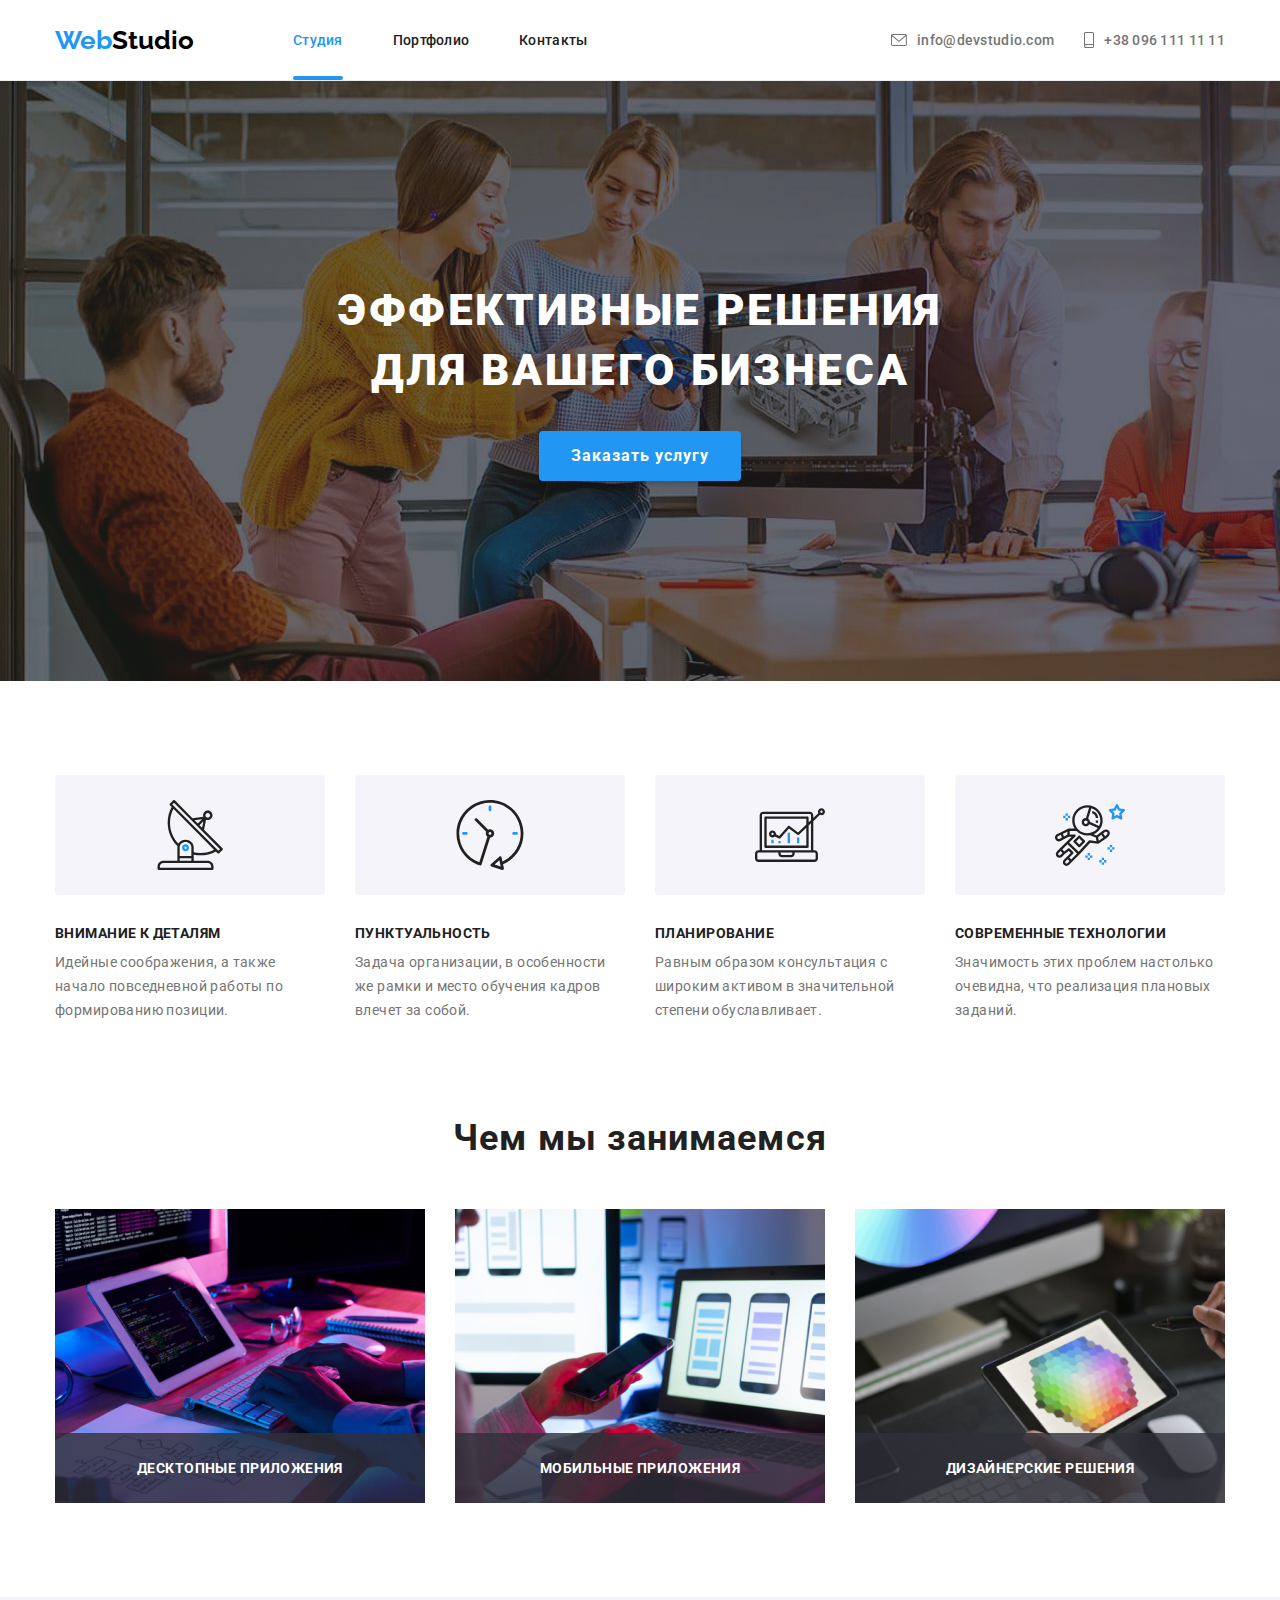
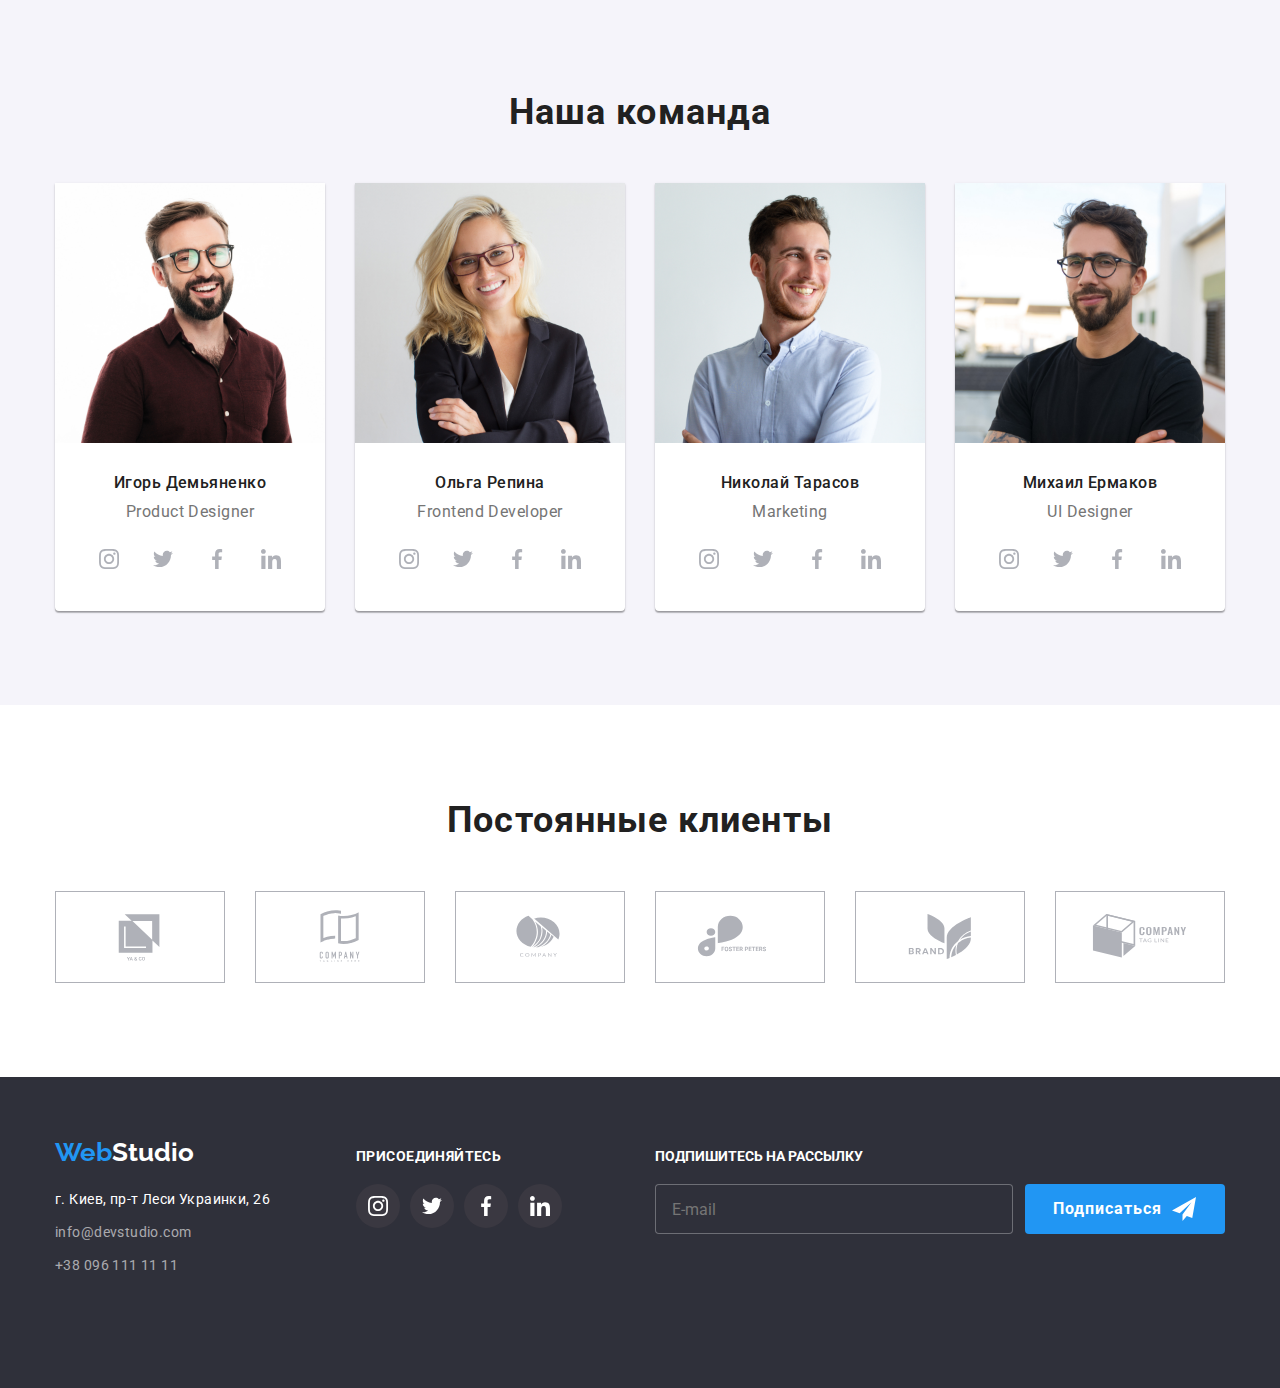
<file: index.html>
<!DOCTYPE html>
 <html lang="en">
 <head>
    <meta charset="UTF-8">
    <meta http-equiv="X-UA-Compatible" content="IE=edge">
    <meta name="viewport" content="width=device-width, initial-scale=1.0">
    <title>Document</title>  
    <link rel="stylesheet" href="https://cdnjs.cloudflare.com/ajax/libs/modern-normalize/1.1.0/modern-normalize.min.css">
    <link rel="preconnect" href="https://fonts.gstatic.com">
    <link href="https://fonts.googleapis.com/css2?family=Raleway:wght@700&family=Roboto:wght@400;500;700;900&display=swap" rel="stylesheet">
   
    <!-- <link rel="stylesheet" href="./css/styles.css"> -->
    <link rel="stylesheet" href="./css/main.min.css">
</head > 
<body>
  <header class="header">                       
    <div class="conteiner">
        <nav class="sait-nav"> 
              <a href="./index.html" class="sait-nav__logo"><span class="sait-nav__logo--web">Web</span>Studio</a>                 
          <ul class="sait-nav__navigation">
              <li>
                  <a href="./index.html" class="sait-nav--active link">Студия</a>
              </li>                 
              <li>
                  <a href="./portfolio.html" class="sait-nav__link link">Портфолио</a>
              </li>
              <li>
                  <a href="" class="sait-nav__link link">Контакты</a>
              </li>
          </ul>
        </nav> 
          <ul class="sait-nav__contacts">
              <li >                                      
                    <a href="mailto:info@devstudio.com" class="sait-nav__mail link" >
                    <svg class="sait-nav__icon--mail">
                    <use href="./images/icon/sprite.svg#icon-mail"></use>
                  </svg>
                    info@devstudio.com</a>
              </li>
              <li>
                    <a href="tel:+380961111111" class="sait-nav__phone link" >
                    <svg class="sait-nav__icon--phone">
                    <use href="./images/icon/sprite.svg#icon-phone"></use>
                    </svg>
                    +38 096 111 11 11</a>                   
              </li>
          </ul>                
      </div>    
  </header>
      <main>        
          <!-- Герой -->
          <section class="hero">
              <div class="conteiner">                              
              <h1 class="hero__title">Эффективные решения  для вашего бизнеса</h1>
              <button data-modal-open  class="hero__but" type="button">Заказать услугу</button>            
              </div>                     
          </section>  
                <!-- Особенности -->               
          <section class="feature">
              <div class="conteiner">
              <!-- <h2></h2> -->            
              <ul class="feature__columns">               
                  <li>
                    <div class="gpoup">
                      <svg class="group__icon">
                        <use href="./images/icon/sprite.svg#icon-group1" ></use>
                      </svg>
                    </div>
                      <h3 class="feature__title">Внимание к деталям</h3>
                      <p class="feature__text">Идейные  соображения, а также начало повседневной работы по формированию позиции.</p>
                  </li>
                  <li>
                    <div class="gpoup">
                      <svg class="group__icon">
                        <use href="./images/icon/sprite.svg#icon-group2" ></use>
                      </svg>
                    </div>
                      <h3 class="feature__title">Пунктуальность</h3>
                      <p class="feature__text">Задача организации, в особенности же рамки и место обучения кадров влечет за собой.</p>
                  </li>
                  <li>
                    <div class="gpoup">
                      <svg class="group__icon">
                        <use href="./images/icon/sprite.svg#icon-group3" ></use>
                      </svg>
                    </div>
                      <h3 class="feature__title">Планирование</h3>
                      <p class="feature__text" >Равным образом консультация с широким активом в значительной степени обуславливает.</p>
                  </li>
                  <li>
                    <div class="gpoup">
                      <svg class="group__icon">
                        <use href="./images/icon/sprite.svg#icon-group4" ></use>
                      </svg>
                    </div>
                      <h3 class="feature__title">Современные технологии</h3>
                      <p class="feature__text">Значимость этих проблем настолько очевидна, что реализация плановых заданий.</p>
                  </li>                
              </ul> 
              </div>                    
          </section>
          <!-- Чем занимаемся -->
          <section class="work">  
              <div class="conteiner">          
              <h2 class="work__title">Чем мы занимаемся</h2>                       
              <ul class="work__list">
                  <li>
                    <div class="work__box">
                      <img src="./images/box1.jpg" alt="планирование" width="370">
                      <div class="work__case">
                        <h3 class="work__text">Десктопные приложения</h3>
                      </div>
                    </div>
                  </li>
                  <li>
                    <div class="work__box">
                      <img src="./images/box2.jpg" alt="современные технологии" width="370">
                      <div class="work__case">
                      <h3 class="work__text">Мобильные приложения</h3>
                      </div>
                    </div>
                  </li>
                  <li> 
                    <div class="work__box">        
                      <img src="./images/box3.jpg" alt="дизайн" width="370">
                      <div class="work__case">
                      <h3 class="work__text">Дизайнерские решения</h3>
                      </div>
                    </div>
                  </li>
              </ul> 
              </div>                      
          </section>
          <!-- Команда -->
          <section class="team"> 
              <div class="conteiner">           
              <h2 class="team__title">Наша команда</h2>                        
              <ul class="team__list">
                  <li class="team__scorecard">                   
                      <img src="./images/foto1.jpg" alt="участник команды 1" width="270">
                      <div class="team__conteiner">                    
                      <h3 class="team__member">Игорь Демьяненко</h3>
                      <p class="team__text">Product Designer</p>
                      <ul class="social">
                      <li class="social__card">
                        <a href="#" class="social__ref">
                          <svg class="social__icon">
                            <use href="./images/icon/sprite.svg#icon-instagram"></use>
                          </svg>
                          </a>
                        </li>
                        <li class="social__card">
                          <a href="#" class="social__ref">
                          <svg class="social__icon">
                            <use href="./images/icon/sprite.svg#icon-twitter"></use>
                          </svg>    
                          </a>
                        </li>
                        <li class="social__card">
                          <a href="#" class="social__ref">
                          <svg class="social__icon">
                            <use href="./images/icon/sprite.svg#icon-facebook"></use>
                          </svg>    
                          </a>
                        </li>
                        <li class="social__card">
                          <a href="#" class="social__ref">
                          <svg class="social__icon">
                            <use href="./images/icon/sprite.svg#icon-linkedin"></use>
                          </svg>
                          </a>
                        </li>
                      </ul> 
                    </div>      
                </li>
                <li class="team__scorecard"> 
                      <img src="./images/foto2.jpg" alt="участник команды 2" width="270">
                      <div class="team__conteiner"> 
                      <h3 class="team__member">Ольга Репина</h3> 
                      <p class="team__text"> Frontend Developer</p>
                      <ul class="social">
                        <li class="social__card">
                          <a href="#" class="social__ref">
                          <svg class="social__icon">
                            <use href="./images/icon/sprite.svg#icon-instagram"></use>
                          </svg>
                        </a>
                      </li>
                      <li class="social__card">
                        <a href="#" class="social__ref">
                          <svg class="social__icon">
                            <use href="./images/icon/sprite.svg#icon-twitter"></use>
                          </svg>    
                        </a>
                      </li>
                      <li class="social__card">
                        <a href="#" class="social__ref">
                          <svg class="social__icon">
                            <use href="./images/icon/sprite.svg#icon-facebook"></use>
                          </svg>    
                        </a>
                      </li>
                      <li class="social__card">
                        <a href="#" class="social__ref">
                          <svg class="social__icon">
                            <use href="./images/icon/sprite.svg#icon-linkedin"></use>
                          </svg>
                        </a>
                      </li>
                    </ul> 
                  </div>                  
                  </li>
                  <li class="team__scorecard"> 
                      <img src="./images/foto3.jpg" alt="участник команды 3" width="270">
                      <div class="team__conteiner"> 
                      <h3 class="team__member">Николай Тарасов</h3>
                      <p class="team__text">Marketing</p>
                      <ul class="social">
                        <li class="social__card">
                        <a href="#" class="social__ref">
                          <svg class="social__icon">
                            <use href="./images/icon/sprite.svg#icon-instagram"></use>
                          </svg>
                        </a>
                      </li>
                      <li class="social__card">
                        <a href="#" class="social__ref">
                          <svg class="social__icon">
                            <use href="./images/icon/sprite.svg#icon-twitter"></use>
                          </svg>    
                        </a>
                      </li>
                      <li class="social__card">
                        <a href="#" class="social__ref">
                          <svg class="social__icon">
                            <use href="./images/icon/sprite.svg#icon-facebook"></use>
                          </svg>    
                        </a>
                      </li>
                      <li class="social__card">
                        <a href="#" class="social__ref">
                          <svg class="social__icon">
                            <use href="./images/icon/sprite.svg#icon-linkedin"></use>
                          </svg>
                        </a>
                      </li>
                    </ul>
                  </div>   
                  </li>
                  <li class="team__scorecard"> 
                      <img src="./images/foto4.jpg" alt="участник команды 4" width="270">
                      <div class="team__conteiner"> 
                      <h3 class="team__member">Михаил Ермаков</h3>
                      <p class="team__text">UI Designer</p>
                      <ul class="social">
                        <li class="social__card">
                          <a href="#" class="social__ref">
                          <svg class="social__icon">
                            <use href="./images/icon/sprite.svg#icon-instagram"></use>
                          </svg>
                        </a>
                      </li>
                      <li class="social__card">
                        <a href="#" class="social__ref">
                          <svg class="social__icon">
                            <use href="./images/icon/sprite.svg#icon-twitter"></use>
                          </svg>    
                        </a>
                      </li>
                      <li class="social__card">
                        <a href="#" class="social__ref">
                          <svg class="social__icon">
                            <use href="./images/icon/sprite.svg#icon-facebook"></use>
                          </svg>    
                        </a>
                      </li>
                      <li class="social__card">
                        <a href="#" class="social__ref">
                          <svg class="social__icon">
                            <use href="./images/icon/sprite.svg#icon-linkedin"></use>
                          </svg>
                        </a>
                      </li>
                    </ul>
                  </div> 
                  </li>
              </ul> 
              </div>                          
          </section>
          <!-- Постоянные клиенты -->
          <section class="client">
                <div class="conteiner">                 
                  <h2 class="client__title">Постоянные клиенты</h2>
                  <ul class="client-list">
                    <li class="client-list__company">
                    <a href="#" class="client-list__link">
                        <svg class="client-list__icon">
                          <use href="./images/icon/sprite.svg#icon-company1"></use>
                        </svg>
                    </a>
                    </li>
                    <li class="client-list__company">
                      <a href="#" class="client-list__link">
                        <svg class="client-list__icon">
                          <use href="./images/icon/sprite.svg#icon-company2"></use>
                        </svg>
                    </a>
                    </li>
                    <li class="client-list__company">
                      <a href="#" class="client-list__link">
                        <svg class="client-list__icon">
                          <use href="./images/icon/sprite.svg#icon-company3"></use>
                        </svg>
                    </a>
                    </li>
                    <li class="client-list__company">
                      <a href="#" class="client-list__link">
                        <svg class="client-list__icon">
                          <use href="./images/icon/sprite.svg#icon-company4"></use>
                        </svg>
                    </a>
                    </li>
                    <li class="client-list__company">
                      <a href="#" class="client-list__link">
                        <svg class="client-list__icon">
                          <use href="./images/icon/sprite.svg#icon-company5"></use>
                        </svg>
                    </a>
                    </li> 
                    <li class="client-list__company">
                      <a href="#" class="client-list__link">
                        <svg class="client-list__icon">
                          <use href="./images/icon/sprite.svg#icon-company6"></use>
                        </svg>
                    </a>
                    </li>                
                  </ul>                 
                <!-- </div>            -->
                </div>
              </section>
      </main>
      <!-- Контакты --> 
      <footer class="footer"> 
      <div class="conteiner">
        <div class="footer-nav">       
        <a href="./index.html" class="footer-nav__logo"><span class="footer-nav__logo--web">Web</span>Studio</a>                             
          <address class="footer-nav__address"> 
              <a href="" class="footer-nav__contacts"> г. Киев, пр-т Леси Украинки, 26</a>
          </address> 
        <ul class="footer-nav__link">
          <li class="footer-nav__list">
            <a href="mail:info@devstudio.com" class="footer-nav__mail link">info@devstudio.com</a>
          </li>
          <li class="footer-nav__list">
            <a href="tel:+380961111111" class="footer-nav__phone link">+38 096 111 11 11</a>
          </li>
        </ul>       
        </div>
          <div class="footer-join">   
            <h3 class="footer-join__title">присоединяйтесь</h3>
            <ul class="socialy">
              <li class="socialy__list">            
              <a href="#" class="socialy__svg">
              <svg class="social__icon">
                <use href="./images/icon/sprite.svg#icon-instagram"></use>
              </svg>
              </a>          
              </li>
              <li class="socialy__list"> 
              <a href="#" class="socialy__svg">
              <svg class="social__icon">
                <use href="./images/icon/sprite.svg#icon-twitter"></use>
              </svg>  
              </a>
              </li>
              <li class="socialy__list"> 
              <a href="#" class="socialy__svg">
              <svg class="social__icon">
                <use href="./images/icon/sprite.svg#icon-facebook"></use>
              </svg>  
              </a>
              </li>
              <li class="socialy__list"> 
              <a href="#" class="socialy__svg">               
                <svg class="social__icon">
                <use href="./images/icon/sprite.svg#icon-linkedin"></use>
              </svg> 
            </a>
              </li>
            </ul>         
          </div>         
            <div class="subscribe">
              <h3 class="subscribe__title">Подпишитесь на рассылку</h3>             
              <form>
                <label class="subscribe__label">
                <input type="email" name="email" class="subscribe__email" placeholder="E-mail">
                <button type="submit" class="subscribe__btn">Подписаться
                  <svg class="subscribe__icon">
                  <use href="./images/icon/sprite.svg#icon-send"></use>
                </svg> 
                </button>
              </label> 
              </form>
              </div>          
      </div>                
    </footer>
      



   
   <div class="modal is-hidden" data-modal>
   <div class="modal__content">
      <button data-modal-close class="modal__tape">        
      <svg class="modal__tape--close">
        <use href="./images/icon/sprite.svg#icon-close"></use>
      </svg>    
       </button>
       <form class="modal__form">
         <p class="modal__title">Оставьте свои данные, мы вам перезвоним</p> 
        <div class="modal__group">
          <label for="name" class="modal__label">Имя</label>
          <input type="text" name="name-user" id="name" class="modal__input"/>
         
           <svg class="modal__icon">
            <use href="./images/icon/sprite.svg#icon-person"></use>
          </svg>                                          
       </div>
       <div class="modal__group">
        <label for="phone"class="modal__label" >Телефон</label>
        <input type="tel" name="phone" id="phone" class="modal__input" />
        <svg class="modal__icon">
         <use href="./images/icon/symbol-defs.svg#icon-phone"></use>
       </svg> 
        </div>
        <div class="modal__group">
          <label for="name" class="modal__label">Имя</label>
          <input type="text" name="name-user" id="name" class="modal__input"/>
          <svg class="modal__icon">
            <use href="./images/icon/sprite.svg#icon-email_black"></use>
          </svg>                                         
       </div>
       <div class="modal__group">
        <label for="comment" class="modal__label">Комментарий</label>
        <textarea name="comment" id="comment" class="modal__textarea" placeholder="Введите текст"></textarea>
        </div>
        <div class="modal__polisy">        
           <label class="modal__consent" > <input type="checkbox" class="modal__checkbox" name="policy"/> 
           <span class="modal__icon--check"> </span> 
           Соглашаюсь с рассылкой и принимаю&ensp;   
          <a href="#" class="modal__contract">Условия договора</a></label>
          </div > 
          <div class="modal__button--wrapper">
          <button type="submit" class="modal__btn">Отправить</button>
          </div>    
       </form>
        
   </div>
  </div>  
   
  <script src="./js/modal.js" type="module"></script>
 </body> 
 </html>
</file>
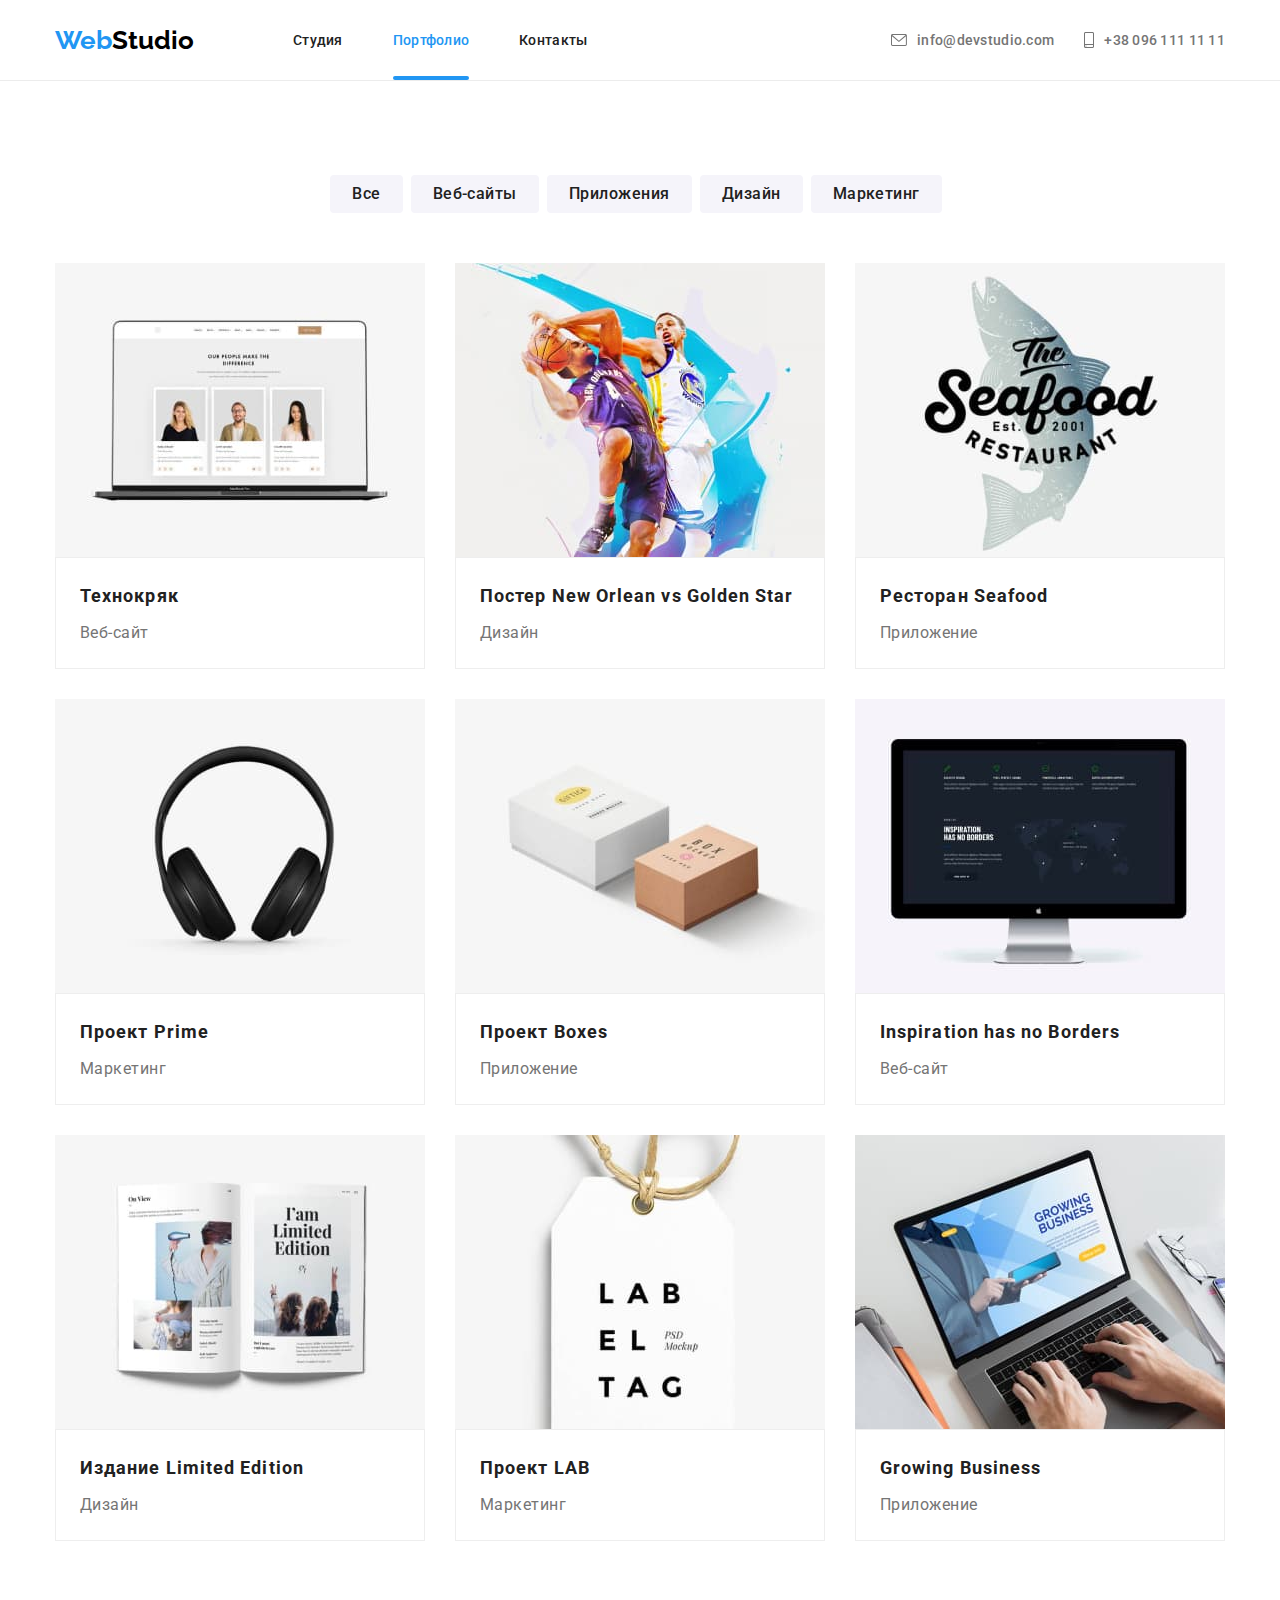
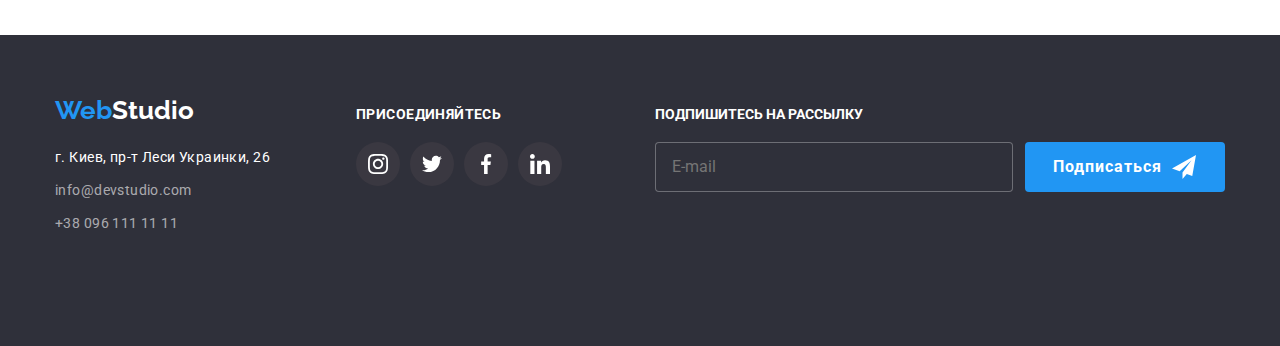
<file: portfolio.html>
<!DOCTYPE html>
<html lang="en">
<head>
    <meta charset="UTF-8">
    <meta http-equiv="X-UA-Compatible" content="IE=edge">
    <meta name="viewport" content="width=device-width, initial-scale=1.0">
    <title>Document</title> 
    <link rel="stylesheet" href="https://cdnjs.cloudflare.com/ajax/libs/modern-normalize/1.1.0/modern-normalize.min.css"> 
    <link rel="preconnect" href="https://fonts.gstatic.com">
    <link href="https://fonts.googleapis.com/css2?family=Raleway:wght@700&family=Roboto:wght@400;500;700;900&display=swap" rel="stylesheet">
  
    <!-- <link rel="stylesheet" href="./css/styles.css"> -->
    <link rel="stylesheet" href="./css/main.min.css">
</head>
<body>
   <!-- header -->
   <header class="header">                       
      <div class="conteiner">
          <nav class="sait-nav"> 
                <a href="./index.html" class="sait-nav__logo"><span class="sait-nav__logo--web">Web</span>Studio</a>                 
            <ul class="sait-nav__navigation">
                <li>
                    <a href="./index.html" class="sait-nav__link link">Студия</a>
                </li>                 
                <li>
                    <a href="./portfolio.html" class="sait-nav--active link">Портфолио</a>
                </li>
                <li>
                    <a href="" class="sait-nav__link link">Контакты</a>
                </li>
            </ul>
          </nav> 
            <ul class="sait-nav__contacts">
                <li >                                      
                      <a href="mailto:info@devstudio.com" class="sait-nav__mail link" >
                      <svg class="sait-nav__icon--mail">
                      <use href="./images/icon/sprite.svg#icon-mail"></use>
                    </svg>
                      info@devstudio.com</a>
                </li>
                <li>
                      <a href="tel:+380961111111" class="sait-nav__phone link" >
                      <svg class="sait-nav__icon--phone">
                      <use href="./images/icon/sprite.svg#icon-phone"></use>
                      </svg>
                      +38 096 111 11 11</a>                   
                </li>
            </ul>                
        </div>    
    </header>
<main>
      <!-- Выбор проектов -->
      <section class="portfolio">
         <div class="conteiner">
         <!-- <h2></h2> -->
            <ul class="portfolio__filter">
               <li>
                  <button type="button" class="portfolio__btn ">Все</button>
               </li>
               <li>
                  <button type="button" class="portfolio__btn">Веб-сайты</button>
               </li>
               <li>
                  <button type="button" class="portfolio__btn">Приложения</button>
               </li>
               <li>
                  <button type="button"class="portfolio__btn" >Дизайн</button>
               </li>
               <li>
                  <button type="button" class="portfolio__btn">Маркетинг</button>
               </li>
            </ul> 
         </div>  
         <!-- <h2></h2> -->
         <div class="conteiner">
         <ul class="project">
               <li class="projekt__choice">                
                   <div class="card"> 
                  <article class="card__activ">                                     
                     <div class="card__thumb"> 
                        <img src="./images/project1.jpg" alt="проект 1" width="370">
                        <div class="card__box">
                           <p class="card__text">Технокряк это современная площадка распространения коронавируса. Компании используют эту платформу для цифрового шпионажа и атак на защищённые сервера конкурентов. Технокряк это современная площадка распространения коронавируса. Компании используют эту платформу для цифрового шпионажа и атак на защищённые сервера конкурентов.</p>
                        </div>  
                     </div>                                               
                  <div class="content">                                   
                     <h3 class="content__item">Технокряк</h3>
                     <p class="content__text">Веб-сайт</p>                                   
                  </div> 
                  </article>                
                </div>
                  </li>
                  <li class="projekt__choice">
                  <div class="card">
                  <article class="card__activ">                  
                     <div class="card__thumb">
                        <img src="./images/project2.jpg" alt="проект2" width="370">
                        <div class="card__box">
                           <p class="card__text">Технокряк это современная площадка распространения коронавируса. Компании используют эту платформу для цифрового шпионажа и атак на защищённые сервера конкурентов. Технокряк это современная площадка распространения коронавируса. Компании используют эту платформу для цифрового шпионажа и атак на защищённые сервера конкурентов.</p>
                        </div>
                     </div>                  
                  <div class="content">                                   
                     <h3 class="content__item">Постер New Orlean vs Golden Star</h3>
                     <p class="content__text">Дизайн</p>                                 
                  </div> 
                  </article>
               </div>
                  </li>
                  <li class="projekt__choice">
                  <div class="card">
                  <article class="card__activ">                  
                     <div class="card__thumb">
                        <img src="./images/project3.jpg" alt="проект3" width="370">
                        <div class="card__box">
                           <p class="card__text">Технокряк это современная площадка распространения коронавируса. Компании используют эту платформу для цифрового шпионажа и атак на защищённые сервера конкурентов. Технокряк это современная площадка распространения коронавируса. Компании используют эту платформу для цифрового шпионажа и атак на защищённые сервера конкурентов.</p>
                        </div>
                     </div>                  
                  <div class="content">                                   
                     <h3 class="content__item">Ресторан Seafood</h3>
                     <p class="content__text">Приложение</p>                             
                  </div> 
                  </article>
               </div>
               </li>
                  <li class="projekt__choice">
                  <div class="card">
                  <article class="card__activ">                 
                     <div class="card__thumb">
                        <img src="./images/project4.jpg" alt="проект4" width="370">
                        <div class="card__box">
                           <p class="card__text">Технокряк это современная площадка распространения коронавируса. Компании используют эту платформу для цифрового шпионажа и атак на защищённые сервера конкурентов. Технокряк это современная площадка распространения коронавируса. Компании используют эту платформу для цифрового шпионажа и атак на защищённые сервера конкурентов.</p>
                        </div>
                     </div>                  
                  <div class="content">                                   
                  <h3 class="content__item" >Проект Prime</h3>
                  <p class="content__text">Маркетинг</p>                     
                  </div> 
                  </article>
               </div>
               </li>
                  <li class="projekt__choice">
                   <div class="card"> 
                  <article class="card__activ">                  
                     <div class="card__thumb">
                        <img src="./images/project5.jpg" alt="проект5" width="370">
                        <div class="card__box">
                           <p class="card__text">Технокряк это современная площадка распространения коронавируса. Компании используют эту платформу для цифрового шпионажа и атак на защищённые сервера конкурентов. Технокряк это современная площадка распространения коронавируса. Компании используют эту платформу для цифрового шпионажа и атак на защищённые сервера конкурентов.</p>
                        </div>
                     </div>                 
                  <div class="content">                                   
                  <h3 class="content__item">Проект Boxes</h3>
                  <p class="content__text">Приложение</p>               
                  </div> 
                  </article>
               </div>
               </li>
                  <li class="projekt__choice">
                  <div class="card">
                  <article class="card__activ">                   
                     <div class="card__thumb">
                        <img src="./images/project6.jpg" alt="проект6" width="370">
                        <div class="card__box">
                           <p class="card__text">Технокряк это современная площадка распространения коронавируса. Компании используют эту платформу для цифрового шпионажа и атак на защищённые сервера конкурентов. Технокряк это современная площадка распространения коронавируса. Компании используют эту платформу для цифрового шпионажа и атак на защищённые сервера конкурентов.</p>
                        </div>
                     </div>                  
                  <div class="content">                                   
                  <h3 class="content__item">Inspiration has no Borders</h3>
                  <p class="content__text">Веб-сайт</p>         
                  </div> 
                  </article>
               </div>
               </li>
                  <li class="projekt__choice">
               <div class="card">
                  <article class="card__activ">                   
                     <div class="card__thumb">
                        <img src="./images/project7.jpg" alt="проект7" width="370">
                        <div class="card__box">
                           <p class="card__text">Технокряк это современная площадка распространения коронавируса. Компании используют эту платформу для цифрового шпионажа и атак на защищённые сервера конкурентов. Технокряк это современная площадка распространения коронавируса. Компании используют эту платформу для цифрового шпионажа и атак на защищённые сервера конкурентов.</p>
                        </div>
                     </div>                 
                  <div class="content">                                   
                     <h3 class="content__item">Издание Limited Edition</h3>
                     <p class="content__text">Дизайн</p>    
                  </div> 
                  </article>
               </div>
               </li>
                  <li class="projekt__choice">
                  <div class="card">
                  <article class="card__activ">                  
                     <div class="card__thumb">
                        <img src="./images/project8.jpg" alt="проект8" width="370">
                        <div class="card__box">
                           <p class="card__text">Технокряк это современная площадка распространения коронавируса. Компании используют эту платформу для цифрового шпионажа и атак на защищённые сервера конкурентов. Технокряк это современная площадка распространения коронавируса. Компании используют эту платформу для цифрового шпионажа и атак на защищённые сервера конкурентов.</p>
                        </div>
                     </div>                 
                  <div class="content">                                   
                     <h3 class="content__item">Проект LAB</h3>
                     <p class="content__text">Маркетинг</p>
                  </div> 
                  </article>
               </div>
               </li>
                  <li class="projekt__choice">
                <div class="card">
                  <article class="card__activ">                 
                     <div class="card__thumb">
                        <img src="./images/project9.jpg" alt="проект9" width="370">
                        <div class="card__box">
                           <p class="card__text">Технокряк это современная площадка распространения коронавируса. Компании используют эту платформу для цифрового шпионажа и атак на защищённые сервера конкурентов. Технокряк это современная площадка распространения коронавируса. Компании используют эту платформу для цифрового шпионажа и атак на защищённые сервера конкурентов.</p>
                        </div>
                     </div>                 
                  <div class="content">                                   
                  <h3 class="content__item">Growing Business</h3>
                  <p class="content__text" >Приложение</p>
                  </div>  
               </article>
            </div>
            </li>                  
         </ul>
         </div>
      
      </section>
</main>
   <!-- Контакты -->
   <footer class="footer"> 
      <div class="conteiner">
        <div class="footer-nav">       
        <a href="./index.html" class="footer-nav__logo"><span class="footer-nav__logo--web">Web</span>Studio</a>                             
          <address class="footer-nav__address"> 
              <a href="" class="footer-nav__contacts"> г. Киев, пр-т Леси Украинки, 26</a>
          </address> 
        <ul class="footer-nav__link">
          <li class="footer-nav__list">
            <a href="mail:info@devstudio.com" class="footer-nav__mail link">info@devstudio.com</a>
          </li>
          <li class="footer-nav__list">
            <a href="tel:+380961111111" class="footer-nav__phone link">+38 096 111 11 11</a>
          </li>
        </ul>       
        </div>
          <div class="footer-join">   
            <h3 class="footer-join__title">присоединяйтесь</h3>
            <ul class="socialy">
              <li class="socialy__list">            
              <a href="#" class="socialy__svg">
              <svg class="social__icon">
                <use href="./images/icon/sprite.svg#icon-instagram"></use>
              </svg>
              </a>          
              </li>
              <li class="socialy__list"> 
              <a href="#" class="socialy__svg">
              <svg class="social__icon">
                <use href="./images/icon/sprite.svg#icon-twitter"></use>
              </svg>  
              </a>
              </li>
              <li class="socialy__list"> 
              <a href="#" class="socialy__svg">
              <svg class="social__icon">
                <use href="./images/icon/sprite.svg#icon-facebook"></use>
              </svg>  
              </a>
              </li>
              <li class="socialy__list"> 
              <a href="#" class="socialy__svg">               
                <svg class="social__icon">
                <use href="./images/icon/sprite.svg#icon-linkedin"></use>
              </svg> 
            </a>
              </li>
            </ul>         
          </div>         
            <div class="subscribe">
              <h3 class="subscribe__title">Подпишитесь на рассылку</h3>             
              <form>
                <label class="subscribe__label">
                <input type="email" name="email" class="subscribe__email" placeholder="E-mail">
                <button type="submit" class="subscribe__btn">Подписаться
                  <svg class="subscribe__icon">
                  <use href="./images/icon/sprite.svg#icon-send"></use>
                </svg> 
                </button>
              </label> 
              </form>
              </div>          
      </div>                
    </footer>
</body>
</html>
</file>
<file: css/styles.css>
:root{
  --main-color-headers: #212121;
  --main-text-color:  #757575;
  --white-color: #FFFFFF;
  --team-filter-btn-bg: #F5F4FA; 
  --color-button-logo: #2196F3;
  --hero-footer-background: #2f303a; 
  --footer-phone-mail: rgba(255, 255, 255, 0.6);
  --color-studio: black;
  --card-content-border:  #EEEEEE;
  --company-social-color: #AFB1B8;
  --box-shadow-btn: rgba(0, 0, 0, 0.15);
  --border-bottom-header: #ECECEC;
  --work-case: rgba(47, 48, 58, 0.8);
  --team-scorecard-box-shadow1: rgba(0, 0, 0, 0.12);
  --team-scorecard-box-shadow2: rgba(0, 0, 0, 0.14);
  --team-scorecard-box-shadow3: rgba(0, 0, 0, 0.2);
  --subscribe-email-border: rgba(255, 255, 255, 0.3);
  --subscribe-email-shadow: rgba(0, 0, 0, 0.15) ;
  --gradient-hero1: rgba(48, 58, 47, 0.4);
  --gradient-hero2: rgba(47, 48, 58, 0.4);
  --client-list-link: #AFB1B8;
  --border-modal-input: rgba(33, 33, 33, 0.2); 
  --modal-icon-fill: #212121;
  --modal-textarea-outline: rgba(33, 33, 33, 0.2);
  --portfolio-btn-shadow1: rgba(0, 0, 0, 0.1);
  --portfolio-btn-shadow2: rgba(0, 0, 0, 0.08);
  --portfolio-btn-shadow3: rgba(0, 0, 0, 0.12);
  --card-activ-shadow1: rgba(0, 0, 0, 0.12);
  --card-activ-shadow2: rgba(0, 0, 0, 0.06);
  --card-activ-shadow3: rgba(0, 0, 0, 0.16);
  --card-box-bgr: rgba(33, 150, 243, 0.9);
  --modal-bgr: rgba(0, 0, 0, 0.2);
  --modal-tape-border: rgba(0, 0, 0, 0.1);
  --subscribe-email-bgr: #2F303A;
  --socialy-svg-bgr: rgba(153, 129, 129, 0.1);
  --group-bgr: #F5F4FA;
  --font-size-text: 14px;
  --letter-spacing-text: 0.03em;
  --font-size-btn: 16px;
  --letter-spacing-btn: 0.06em;
  --font-weight-bold: bold;
  --font-style-normal: normal;
      }       
  
 .html {
      box-sizing: border-box;
 }
 *,*::before,*::after{
      box-sizing: inherit;
 }
 *{
      margin: 0;
      padding: 0;
      list-style: none;      
 }
 /* свойства контейнера */
 .conteiner{  
      box-sizing: border-box;      
      width: 1200px;
      margin: 0 auto;
      padding: 0 15px;      
 }
 /* свойства body */
 body {       
      font-family: Roboto;
      font-style: var(--font-style-normal);
      background-color: var(--white-color);
      color: var(--main-text-color);
 } 
 /* свойства для все ссылок */
 a{
     color:inherit;
     text-decoration: none;            
     font-family: inherit; 
 }
 address{
      font-style: inherit;
 }
 .link{ 
     padding-top: 32px;
     padding-bottom: 32px;     
      font-style: var(--font-style-normal);
      font-weight: 500;
      font-size: var(--font-size-text);
      line-height: 1.143;
      letter-spacing: 0.02em;
      color: var(--main-color-headers);
      transition:  color 250ms cubic-bezier(0.4, 0, 0.2, 1);
 }
 .link:hover, 
 .link:focus{
     color: var(--color-button-logo);
 }   
 /* свойства картинок */
 img{
      display: block;
      max-width: 100%;
      height: auto;
 } 
 /* навигация */
   .sait-nav {  
      display: flex;
       align-items: center;                           
 }   
 .header{
     border-bottom: 1px solid var(--border-bottom-header);
 }  
 .header .conteiner{
      display: flex;
      align-items: center;
 }
  .sait-nav__navigation{
       display: flex; 
       align-items: center;      
       margin-left: 93px;
 }
 /* Logo */ 
 .sait-nav__logo
  {
     font-family: Raleway;
     font-weight: var(--font-weight-bold);
     font-size: 26px;
     line-height: 1.192;    
     text-decoration: none;
     color: var(--color-studio); 
     width: 145px;     
}
.sait-nav__logo--web,
.footer-nav__logo--web{
     color: var(--color-button-logo);
} 
 .sait-nav__navigation li:not(:last-child){
      margin-right: 50px;
 }
 .sait-nav__link--active {
      position: relative;
     color: var(--color-button-logo);
 }
 .sait-nav__link--active::after{
      position: absolute;
      bottom: 0;
     display: block;
     content: "";
     width: 100%;
     height: 4px;
     background-color: var(--color-button-logo);
     border-radius: 2px;
      opacity: 1;  
     transition:  opacity 250ms cubic-bezier(0.4, 0, 0.2, 1);
 } 
    .sait-nav__link--active:hover::after{      
        opacity: 1; 
       background-color: var(--color-button-logo);
 }  
 .sait-nav__contacts{
      display: flex;
      align-items: center;     
       margin-left: auto;     
 }
  .sait-nav__contacts li:not(:last-child){
      margin-right: 30px; } 
 
 .sait-nav__mail,
 .sait-nav__phone{
      display: flex;
      align-items: center;      
      font-weight: 500;
      font-size: var(--font-size-text);
      line-height: 1.142;
      letter-spacing: 0.02em; 
      color: var(--main-text-color);       
 }
 .sait-nav__icon--mail{
     fill: currentColor;
     width: 16px;
     height: 12px;
     margin-right: 10px;    
 }     
 .sait-nav__icon--phone {
      width: 10px;
      height: 16px; 
      fill: currentColor;
      margin-right: 10px;
 }
 .sait-nav__icon:hover,
 .sait-nav__icon:focus{
    fill: var(--color-button-logo) ;          
 }  
 
 /* Hero section class="hero"*/     
  .hero{ 
      background-size: cover;     
      padding-bottom: 200px;
      padding-top: 200px;  
      max-width: 1600px;
      max-height: 600px;
      margin-left: auto;
      margin-right: auto;
      background-image:linear-gradient(to right, var(--gradient-hero1),var(--gradient-hero2)), url(../images/hero.jpg);
       background-color: var(--hero-footer-background);
 }         
 .hero__title{ 
      font-weight: 900;
      font-size: 44px;
      line-height: 1.363;
      width: 696px;      
      text-align: center;
      letter-spacing: 0.06em;
      text-transform: uppercase;
      color: var(--white-color);
      margin: 0 auto; 
      margin-bottom: 30px;                     
 }
 /* кнопка Заказать услугу */
 .hero__but{ 
      margin: 0 auto;
      font-family: Roboto;
      font-style: var(--font-style-normal);
      font-weight: bold;
      font-size: var(--font-size-btn);
      line-height: 1.875;
      padding: 10px 32px; 
      display: flex;
      align-items: center;
      text-align: center;
      letter-spacing: var(--letter-spacing-btn);
      background: var(--color-button-logo); 
      color: var(--white-color);
      box-shadow: 0px 4px 4px var(--box-shadow-btn);
      border-radius: 4px;
      border: none;
      cursor: pointer;
 }   
 /* особенности  section class="feature-group"*/
  
 .feature{
      padding-top: 94px;
 }
 .group__icon{
     width: 70px;
     height: 70px;
}
 .gpoup{
     display: inline-flex; 
     justify-content: center;
     align-items: center; 
     width: 270px;
     height: 120px;
     background: var(--group-bgr);
      border-radius: 4px;
      margin-bottom: 30px;
} 

 .feature__columns li:not(:last-child){
      margin-right: 30px;
 }  
 .feature__columns{
     display: flex;
 }
 .feature__title{
      font-weight: var(--font-weight-bold);
      font-size: var(--font-size-text);
      line-height: 1.172;
      letter-spacing: var(--letter-spacing-text);
      text-transform: uppercase;
      color: var(--main-color-headers);
      margin-bottom: 10px;
 }
 .feature__text{
      width: 270px;
      font-weight: normal;
      font-size: var(--font-size-text);
      line-height: 1.714; 
      letter-spacing: var(--letter-spacing-text); 
 }
 /* Чем занимаемся */
 .work{
     background: var(--feature-portfolio-work-bg); 
     padding-bottom: 94px; 
     padding-top: 94px; 
}
.work__title,
.team__title,
.client__title{
     font-weight: var(--font-weight-bold);
     font-size: 36px;
     line-height: 1.167;
     text-align: center;
     letter-spacing: var(--letter-spacing-text);
     color: var(--main-color-headers);
     margin-bottom: 50px;
} 
  .work__list{
     display: flex;
     justify-content: space-between;
 }  
 .work__box{
     position: relative; 
 }
 .work__case{
      position: absolute;
      display: flex; 
      justify-content: center;  
      align-items: center;
      bottom: 0;        
      width: 100%;
      height: 70px;
      background: var(--work-case);
  } 
 .work__text{
     font-weight: var(--font-weight-bold);
     font-size: var(--font-size-text);
     line-height: 1.143;
     text-align: center;
     letter-spacing: var(--letter-spacing-text);
     text-transform: uppercase;
     color: var(--white-color);
 }
 
  /* Команда */
  .team{     
      background: var(--team-filter-btn-bg);
      padding-top: 94px;
       padding-bottom: 94px; 
 }
 .team__list {
      display: flex;
      justify-content: space-between;
 } 
 .team__conteiner{
      padding: 30px 32px;
 }
 .social__card:not(:last-child){
     margin-right: 10px;
}
  .team__scorecard{
     background: var(--white-color);             
     box-shadow: 0px 1px 3px var(--team-scorecard-box-shadow1), 0px 1px 1px var(--team-scorecard-box-shadow2), 0px 2px 1px var(--team-scorecard-box-shadow3);
     border-radius: 0px 0px 4px 4px;     
 }
 .team__member{
      font-weight: 500;
      font-size: 16px;
      line-height: 1.188;       
      letter-spacing: var(--letter-spacing-text);    
      color: var(--main-color-headers);
      text-align: center;     
 }
 .team__text{
      font-weight: normal;
      font-size: 16px;
      line-height: 1.187;
      letter-spacing: var(--letter-spacing-text);
      text-align: center;     
      margin-top: 10px;    
 }
 .social{      
       margin-top: 16px;       
      display: flex;
      justify-content: center;   
 }
   .social__card{      
     display: flex;
     justify-content: center;
     align-items: center;     
}   
 .social__ref{
      display: inline-flex;
     justify-content: center;
     align-items: center;      
     fill: var(--company-social-color);   
     width: 44px;
     height: 44px;   
     border-radius: 50%;
     transition: background-color 250ms cubic-bezier(0.4, 0, 0.2, 1), fill 250ms cubic-bezier(0.4, 0, 0.2, 1);
 }
 .social__ref:hover,
 .social__ref:focus{
     fill: var(--white-color);
      background-color:var(--color-button-logo) ;  
 }  

 /* Постоянные клиенты */
  .client{       
      padding-top: 94px;
      padding-bottom: 94px; } 
  
 .client-list__icon{
     width: 106px;
     height: 60px;
     align-items: center;
     border: none;    
}
   .client-list  {
      display: flex;
      justify-content: space-between;
      align-items: center;
 }
 .client-list__link:hover,
 .client-list__link:focus{
     fill: var(--color-button-logo);
     border: 1px solid var(--color-button-logo);
 }
 .client-list__link{
       display: flex;
      justify-content: center;
      align-items: center; 
      fill: var(--company-social-color);
      width: 170px;
      height: 92px;
      border: 1px solid var(--client-list-link);
      outline: none;
      transition: border 250ms cubic-bezier(0.4, 0, 0.2, 1), fill 250ms cubic-bezier(0.4, 0, 0.2, 1);
 }
    .client-list__company:not(:last-child){
      margin-right: 30px; 
 }
        
      /* Контакты footer class="footer"*/
.footer-nav__logo{
      font-family: Raleway;
      font-weight: var(--font-weight-bold);
      font-size: 26px;
      line-height: 1.192;    
      text-decoration: none;    
      width: 145px;   
      color: var(--white-color); 
}   
 .footer .conteiner{ 
      display: flex;  
      align-items: baseline;     
      padding-top: 60px;
      padding-bottom: 60px;        
 }
 .footer{
     background: var(--hero-footer-background); 
 } 
  .footer-nav{
      display: flex;
      flex-direction: column;
      width: 231px; 
      margin-right: 70px;
 } 
 .footer-nav__mail{
     font-weight: normal;
      font-size: var(--font-size-text);
      line-height: 1.714;
      letter-spacing: var(--letter-spacing-text);
      color:  var(--footer-phone-mail);     
 }
 .footer-nav__phone{
      font-weight: normal;
      font-size: var(--font-size-text);
      line-height: 1.714;
      letter-spacing: var(--letter-spacing-text);
      color:  var(--footer-phone-mail);       
 }  
.footer-nav__address{
      margin-top: 20px;
 }  
 .footer-nav__contacts {  
      font-weight: normal;
      font-size: var(--font-size-text);
      line-height: 1.714;     
      letter-spacing: var(--letter-spacing-text); 
      color: var(--white-color);         
 }
 .footer-nav__list{
 margin-top: 9px;
 } 
 /* Присоединяйтесь */
   .footer-join{
     display: flex;
    justify-content: center;  
    flex-direction: column; 
 } 
 .footer-join__title{
      text-transform: uppercase;
      color: var(--white-color);
      font-weight: var(--font-weight-bold);
      font-size: var(--font-size-text);
      line-height: 1.142;             
      letter-spacing: var(--letter-spacing-text);
      margin-bottom: 20px;
 } 
 .social__icon{     
     width: 20px;
     height: 20px;    
}
 .socialy {
    display: flex;
    justify-content: center;
    align-items: center;
    margin-bottom: 100px;    
 }
.socialy__svg:hover,
.socialy__svg:focus{
     fill: var(--white-color);
     background-color:var(--color-button-logo) ;  
} 
.socialy__list:not(:last-child){
     margin-right: 10px;
}
.socialy__svg{
      display: inline-flex;
      justify-content: center;
      align-items: center; 
      background-color: var(--socialy-svg-bgr);
      fill: var(--white-color);   
      width: 44px;
      height: 44px;   
      border-radius: 50%; 
      transition: background-color 250ms cubic-bezier(0.4, 0, 0.2, 1), fill 250ms cubic-bezier(0.4, 0, 0.2, 1);
}  
  /* Подпишись на рассылку */
 .subscribe{
     display: flex;
     justify-content: center; 
     align-items: center;
      flex-direction: column;
      margin-left: 93px;      
 }
 .subscribe__label{
      display: flex;
      justify-content: space-between;     
 }
.subscribe__title{
     margin-bottom: 20px;
     text-align: left;
    align-self: start;
    font-weight: var(--font-weight-bold);
    font-size: var(--font-size-text);
    line-height: 1.143;
    color: var(--white-color);
    text-transform: uppercase;
}
.subscribe__email{
     display: flex;
     width: 358px;
     height: 50px;
     margin-bottom: 94px;
     padding-left: 16px;
     background-color: var(--subscribe-email-bgr);
     color: var(--white-color);
     outline: none;
     border: 1px solid var(--subscribe-email-border);
     box-shadow: var(--subscribe-email-shadow);
     border-radius: 4px;
     transition: border 250ms cubic-bezier(0.4, 0, 0.2, 1);
}
.subscribe__email:hover,
.subscribe__email:focus {
  border: 1px solid var(--color-button-logo);
}
  .subscribe__btn{
      display: flex;
      align-items: center;
      font-style: var(--font-style-normal);
      font-size: var(--font-size-btn);
      font-weight: var(--font-weight-bold);
      line-height: 1.875;
      letter-spacing: var(--letter-spacing-btn);
      text-align: justify;
      cursor: pointer;
      border: none;
      outline: none;
      border-radius: 4px;
      background-color: var(--color-button-logo);
      color: var(--white-color);
      padding-left: 28px;
      margin-left: 12px;    
      min-width: 200px;
      height: 50px; 
      transition: background-color 250ms cubic-bezier(0.4, 0, 0.2, 1);    
 }  
  .subscribe__icon{
     display: inline-flex; 
     align-items: center;
     width: 24px;
     height: 24px;
     margin-left: 10px;                  
 } 
  /* Выбор проектов */  
.portfolio__btn{
      font-family: Roboto;
      font-style: var(--font-style-normal);
      font-weight: 500;
      font-size: var(--font-size-btn);
      line-height: 1.625;
      text-align: center;
      letter-spacing: var(--letter-spacing-text);
      background-color: var(--team-filter-btn-bg);
      color: var(--main-color-headers); 
      padding: 6px 22px;
      cursor: pointer;  
      margin-right: 8px; 
      border: none;
      border-radius: 4px;  
       transition: background-color 250ms cubic-bezier(0.4, 0, 0.2, 1), color 250ms cubic-bezier(0.4, 0, 0.2, 1), box-shadow 250ms cubic-bezier(0.4, 0, 0.2, 1);
}
.portfolio__btn:hover, 
.portfolio__btn:focus{
     background-color: var(--color-button-logo);
     color: var(--white-color);
     box-shadow: 0px 3px 1px var(--portfolio-btn-shadow1), 0px 1px 2px var(--portfolio-btn-shadow2), 0px 2px 2px var(--portfolio-btn-shadow3);   
 } 
 
/* Проекты */ 
.portfolio {
       padding-top: 94px;
       padding-bottom: 94px;
}
.portfolio__filter {
       display: flex;
       justify-content: center; 
       margin-bottom: 50px;                      
}
  .project {
       padding: 0;
       margin: 0;
      display: flex;
      flex-wrap: wrap;
      margin-top: -30px;
      margin-left: -30px;       
 } 
 .projekt__choice{
       flex-basis: calc((100% - 90px) / 3);
      margin-left: 30px;
      margin-top: 30px;
 }
.content{
      text-decoration: none;  
      padding: 20px 24px;
      background-color: var(--white-color);
     border: 1px solid var(--card-content-border);  
 }
  .card__activ:hover,
 .card__activ:focus{
     box-shadow: 0px 1px 1px var(--card-activ-shadow1), 0px 4px 4px var(--card-activ-shadow2), 1px 4px 6px var(--card-activ-shadow3);     
 }
 
 .content__item{
      font-weight: var(--font-weight-bold);
      font-size: 18px;
      line-height: 2.000;
      letter-spacing: 0.06em;
      color: var(--main-color-headers);
      text-decoration: none;
 }
 .content__text{
      font-weight: normal;
      font-size: 16px;
      line-height: 1.875;      
      letter-spacing: var(--letter-spacing-text);
      color: var(--main-text-color);
      margin-top: 4px;
      text-decoration: none;
 } 
 .card__thumb{
      position: relative;
      overflow: hidden;      
 }
 .card__box{ 
     position: absolute;
     width: 100%;
      height: 100%;
      top: 0;
      left: 0;      
      width: 370px;
      height: 294px;
      background: var(--card-box-bgr);
      overflow: auto;    
      transform: translateY(100%);  
      transition: transform 250ms cubic-bezier(0.4, 0, 0.2, 1);   
 }

 .card:hover .card__box{
     transform: translateY(0);
 }
 .card__text{      
      font-size: 18px;
      line-height: 1.555; 
      letter-spacing: var(--letter-spacing-text);
      margin: 63px 24px;
      color: var(--white-color);     
  }  
   /*data-modal  */
 .modal{
      position: fixed;
       top: 0;
      left: 0;           
      width: 100%;
      height: 100%;
      background: var(--modal-bgr);
 }

 .modal.is-hidden{
      opacity: 0;
      pointer-events: none;      
 }
 .modal__content{      
     position: absolute;
     top: 50%;
     left: 50%;     
     transform: translate(-50%, -50%);
     background: var(--white-color); 
       width: 528px;
       height: 581px;
 }
  .modal__icon--close{
      width: 15px;
      height: 15px;
      fill: currentColor;      
 }  
 .modal__tape{
     position: absolute;
     right: 8px;
     top: 8px;
     display: flex;
     justify-content: center;
     align-items: center;
     width: 30px;
     height: 30px;
     border-radius: 50%;
     border: 1px solid var(--modal-tape-border);
     cursor: pointer;
     background-color: var(--white-color);
 } 
 .modal__tape:hover,
 .modal__tape:focus{
      border-color: var(--color-button-logo);
      color: var(--color-button-logo);      
 }
 .is-hidden {
     visibility: inherit;
     opacity: 0;
     pointer-events: none;
     transition: opacity 500ms cubic-bezier(0.4, 0, 0.2, 1);
 }
  .modal{
     transition: opacity 500ms cubic-bezier(0.4, 0, 0.2, 1);
   } 
/*  FORM MODAL*/
.modal__group{
     position: relative;
     margin-bottom: 10px;
}
.modal__form{
     padding: 40px 40px 30px 40px;
     margin: 0;
}
.modal__label{     
     margin-bottom: 4px;  
}
.modal__title{
     font-weight: var(--font-weight-bold);
     font-size: 20px;
     line-height: 1.150;
     letter-spacing: var(--letter-spacing-text);
     text-align: center;     
     margin-bottom: 12px;
     color: var(--main-color-headers);
 }
.modal__input{    
     width: 390px;
     height: 12px;
     margin-top: 4px;
     padding: 12px 12px 12px 42px;
     font: inherit;
       border-radius: 3px;
       border: 2px solid var(--border-modal-input);
       outline: none;
      transition: border 250ms cubic-bezier(0.4, 0, 0.2, 1); 
}
.modal__textarea:hover,
.modal__textarea:focus{
     border: 2px solid var(--color-button-logo); 
}        
.modal__icon{
     position: absolute; 
      display: inline-block;
       width: 18px;
       height: 18px;
       fill: var(--modal-icon-fill);
      top: 50%;
       left: 15px;       
       transition: transform 250ms cubic-bezier(0.4, 0, 0.2, 1);
}
.modal__input:hover,
.modal__input:focus{     
     border: 2px solid var(--color-button-logo);      
}
.modal__input:hover + .modal__icon,
.modal__input:focus + .modal__icon{
     fill: var(--color-button-logo);                   
}
.modal__textarea{
     display: block;
     width: 448px;
     height: 120px;
     box-sizing: border-box;
     resize: none;
     padding: 12px 16px 12px 16px;
     margin-top: 4px;      
     border: none;
     outline: 2px solid var(--modal-textarea-outline);
 }
 .modal__polisy{
     display: flex;
     align-items: center;
     flex-direction: row;     
}
.modal__checkbox{     
     appearance: none;       
 }
 .modal__icon--check{
     display: inline-block;
     width: 400px;
     width: 15px;
     height: 15px; 
    border: 1px solid var(--main-color-headers);
    border-radius: 2px;
    margin-right: 9px;
    margin-left: 14px;                
}
.modal__checkbox:hover +.modal__icon--check,
 .modal__checkbox:focus +.modal__icon--check{
     border: 1px solid var(--color-button-logo);
     border-radius: 2px;
} 
.modal__checkbox:checked +.modal__icon--check{
     background-image: url("../images/icon/check.svg");
     background-color: var(--color-button-logo);  
      background-repeat: no-repeat; 
     background-position: center;
     background-origin: border-box; 
} 
.modal__consent{
      display: flex; 
     align-items: center;     
     font-size: var(--font-size-text);
     line-height: 1.71;
     color: var(--main-text-color);
}
 .modal__contract{
     font-size: var(--font-size-text);
     line-height: 1.714;
     letter-spacing: var(--letter-spacing-text);
     color: var(--color-button-logo);
     text-decoration: underline;  
} 
.modal__btn{
     font-size: var(--font-size-btn);
     line-height: 1.875;
     letter-spacing: var(--letter-spacing-btn);
     text-align: center;
     cursor: pointer;
     border-radius: 4px;
     background-color: var(--color-button-logo);
     color: var(--white-color);
     padding: 10px 55px;
     margin-top: 30px;
      margin-bottom: 8px;      
      border: none;
} 
.modal__button--wrapper{
    display: flex;	
    justify-content: center;	
}
</file>
<file: css/main.min.css>
.html{box-sizing:border-box}*,*::before,*::after{box-sizing:inherit}*{margin:0;padding:0;list-style:none}.conteiner{box-sizing:border-box;width:1200px;margin:0 auto;padding:0 15px}body{font-family:Roboto;font-style:normal;background-color:#fff;color:#757575}a{color:inherit;text-decoration:none;font-family:inherit}address{font-style:inherit}.link{padding-top:32px;padding-bottom:32px;font-style:normal;font-weight:500;font-size:14px;line-height:1.143;letter-spacing:.02em;color:#212121;transition:color 250ms cubic-bezier(0.4, 0, 0.2, 1)}.link:hover,.link:focus{color:#2196f3}img{display:block;max-width:100%;height:auto}.sait-nav__logo{font-family:Raleway;font-weight:bold;font-size:26px;line-height:1.192;text-decoration:none;color:#000;width:145px}.sait-nav__logo--web,.footer-nav__logo--web{color:#2196f3}.footer-nav__logo{font-family:Raleway;font-weight:bold;font-size:26px;line-height:1.192;text-decoration:none;width:145px;color:#fff}.sait-nav{display:flex;align-items:center}.header{border-bottom:1px solid #ececec}.header .conteiner{display:flex;align-items:center}.sait-nav__navigation{display:flex;align-items:center;margin-left:93px}.sait-nav__navigation li:not(:last-child){margin-right:50px}.sait-nav--active{position:relative;color:#2196f3}.sait-nav--active::after{position:absolute;bottom:0;display:block;content:"";width:100%;height:4px;background-color:#2196f3;border-radius:2px;opacity:1;transition:opacity 250ms cubic-bezier(0.4, 0, 0.2, 1)}.sait-nav--active:hover::after{opacity:1;background-color:#2196f3}.sait-nav__contacts{display:flex;align-items:center;margin-left:auto}.sait-nav__contacts li:not(:last-child){margin-right:30px}.sait-nav__mail,.sait-nav__phone{display:flex;align-items:center;font-weight:500;font-size:14px;line-height:1.142;letter-spacing:.02em;color:#757575}.sait-nav__icon--mail{fill:currentColor;width:16px;height:12px;margin-right:10px}.sait-nav__icon--mail:hover,.sait-nav__icon--mail:focus{fill:#2196f3}.sait-nav__icon--phone{width:10px;height:16px;fill:currentColor;margin-right:10px}.sait-nav__icon--phone:hover,.sait-nav__icon--phone:focus{fill:#2196f3}.hero{background-size:cover;padding-bottom:200px;padding-top:200px;max-width:1600px;max-height:600px;margin-left:auto;margin-right:auto;background-image:linear-gradient(to right, rgba(48, 58, 47, 0.4), rgba(47, 48, 58, 0.4)),url(../images/hero.jpg);background-color:#2f303a}.hero__title{font-weight:900;font-size:44px;line-height:1.363;width:696px;text-align:center;letter-spacing:.06em;text-transform:uppercase;color:#fff;margin:0 auto;margin-bottom:30px}.hero__but{margin:0 auto;font-family:Roboto;font-style:normal;font-weight:bold;font-size:16px;line-height:1.875;padding:10px 32px;display:flex;align-items:center;text-align:center;letter-spacing:.06em;background:#2196f3;color:#fff;box-shadow:0px 4px 4px rgba(0,0,0,.15);border-radius:4px;border:none;cursor:pointer}.feature{padding-top:94px}.group__icon{width:70px;height:70px}.gpoup{display:inline-flex;justify-content:center;align-items:center;width:270px;height:120px;background:#f5f4fa;border-radius:4px;margin-bottom:30px}.feature__columns{display:flex}.feature__columns li:not(:last-child){margin-right:30px}.feature__title{font-weight:bold;font-size:14px;line-height:1.172;letter-spacing:.03em;text-transform:uppercase;color:#212121;margin-bottom:10px}.feature__text{width:270px;font-weight:normal;font-size:14px;line-height:1.714;letter-spacing:.03em}.work{padding-bottom:94px;padding-top:94px}.work__title,.team__title,.client__title{font-weight:bold;font-size:36px;line-height:1.167;text-align:center;letter-spacing:.03em;color:#212121;margin-bottom:50px}.work__list{display:flex;justify-content:space-between}.work__box{position:relative}.work__case{position:absolute;display:flex;justify-content:center;align-items:center;bottom:0;width:100%;height:70px;background:rgba(47,48,58,.8)}.work__text{font-weight:bold;font-size:14px;line-height:1.143;text-align:center;letter-spacing:.03em;text-transform:uppercase;color:#fff}.team{background:#f5f4fa;padding-top:94px;padding-bottom:94px}.team__list{display:flex;justify-content:space-between}.team__conteiner{padding:30px 32px}.team__scorecard{background:#fff;box-shadow:0px 1px 3px rgba(0,0,0,.12),0px 1px 1px rgba(0,0,0,.14),0px 2px 1px rgba(0,0,0,.2);border-radius:0px 0px 4px 4px}.team__member{font-weight:500;font-size:16px;line-height:1.188;letter-spacing:.03em;color:#212121;text-align:center}.team__text{font-weight:normal;font-size:16px;line-height:1.187;letter-spacing:.03em;text-align:center;margin-top:10px}.social{margin-top:16px;display:flex;justify-content:center}.social__card{display:flex;justify-content:center;align-items:center}.social__card:not(:last-child){margin-right:10px}.social__ref{display:inline-flex;justify-content:center;align-items:center;fill:#afb1b8;width:44px;height:44px;border-radius:50%;transition:background-color 250ms cubic-bezier(0.4, 0, 0.2, 1),fill 250ms cubic-bezier(0.4, 0, 0.2, 1)}.social__ref:hover,.social__ref:focus{fill:#fff;background-color:#2196f3}.client{padding-top:94px;padding-bottom:94px}.client-list__icon{width:106px;height:60px;align-items:center;border:none}.client-list{display:flex;justify-content:space-between;align-items:center}.client-list__link{display:flex;justify-content:center;align-items:center;fill:#afb1b8;width:170px;height:92px;border:1px solid #afb1b8;outline:none;transition:border 250ms cubic-bezier(0.4, 0, 0.2, 1),fill 250ms cubic-bezier(0.4, 0, 0.2, 1)}.client-list__link:hover,.client-list__link:focus{fill:#2196f3;border:1px solid #2196f3}.client-list__company:not(:last-child){margin-right:30px}.footer .conteiner{display:flex;align-items:baseline;padding-top:60px;padding-bottom:60px}.footer{background:#2f303a}.footer-nav{display:flex;flex-direction:column;width:231px;margin-right:70px}.footer-nav__mail{font-weight:normal;font-size:14px;line-height:1.714;letter-spacing:.03em;color:rgba(255,255,255,.6)}.footer-nav__phone{font-weight:normal;font-size:14px;line-height:1.714;letter-spacing:.03em;color:rgba(255,255,255,.6)}.footer-nav__address{margin-top:20px}.footer-nav__contacts{font-weight:normal;font-size:14px;line-height:1.714;letter-spacing:.03em;color:#fff}.footer-nav__list{margin-top:9px}.footer-join{display:flex;justify-content:center;flex-direction:column}.footer-join__title{text-transform:uppercase;color:#fff;font-weight:bold;font-size:14px;line-height:1.142;letter-spacing:.03em;margin-bottom:20px}.social__icon{width:20px;height:20px}.socialy{display:flex;justify-content:center;align-items:center;margin-bottom:100px}.socialy__list:not(:last-child){margin-right:10px}.socialy__svg{display:inline-flex;justify-content:center;align-items:center;background-color:rgba(153,129,129,.1);fill:#fff;width:44px;height:44px;border-radius:50%;transition:background-color 250ms cubic-bezier(0.4, 0, 0.2, 1),fill 250ms cubic-bezier(0.4, 0, 0.2, 1)}.socialy__svg:hover,.socialy__svg:focus{fill:#fff;background-color:#2196f3}.subscribe{display:flex;justify-content:center;align-items:center;flex-direction:column;margin-left:93px}.subscribe__label{display:flex;justify-content:space-between}.subscribe__title{margin-bottom:20px;text-align:left;align-self:start;font-weight:bold;font-size:14px;line-height:1.143;color:#fff;text-transform:uppercase}.subscribe__email{display:flex;width:358px;height:50px;margin-bottom:94px;padding-left:16px;background-color:#2f303a;color:#fff;outline:none;border:1px solid rgba(255,255,255,.3);box-shadow:rgba(0,0,0,.15);border-radius:4px;transition:border 250ms cubic-bezier(0.4, 0, 0.2, 1)}.subscribe__email:hover,.subscribe__email:focus{border:1px solid #2196f3}.subscribe__btn{display:flex;align-items:center;font-style:normal;font-size:16px;font-weight:bold;line-height:1.875;letter-spacing:.06em;text-align:justify;cursor:pointer;border:none;outline:none;border-radius:4px;background-color:#2196f3;color:#fff;padding-left:28px;margin-left:12px;min-width:200px;height:50px;transition:background-color 250ms cubic-bezier(0.4, 0, 0.2, 1)}.subscribe__icon{display:inline-flex;align-items:center;width:24px;height:24px;margin-left:10px}.portfolio__btn{font-family:Roboto;font-style:normal;font-weight:500;font-size:16px;line-height:1.625;text-align:center;letter-spacing:.03em;background-color:#f5f4fa;color:#212121;padding:6px 22px;cursor:pointer;margin-right:8px;border:none;border-radius:4px;transition:background-color 250ms cubic-bezier(0.4, 0, 0.2, 1),color 250ms cubic-bezier(0.4, 0, 0.2, 1),box-shadow 250ms cubic-bezier(0.4, 0, 0.2, 1)}.portfolio__btn:hover,.portfolio__btn:focus{background-color:#2196f3;color:#fff;box-shadow:0px 3px 1px rgba(0,0,0,.1),0px 1px 2px rgba(0,0,0,.08),0px 2px 2px rgba(0,0,0,.12)}.portfolio{padding-top:94px;padding-bottom:94px}.portfolio__filter{display:flex;justify-content:center;margin-bottom:50px}.project{padding:0;margin:0;display:flex;flex-wrap:wrap;margin-top:-30px;margin-left:-30px}.projekt__choice{flex-basis:calc((100% - 90px) / 3);margin-left:30px;margin-top:30px}.content{text-decoration:none;padding:20px 24px;background-color:#fff;border:1px solid #eee}.card__activ:hover,.card__activ:focus{box-shadow:0px 1px 1px rgba(0,0,0,.12),0px 4px 4px rgba(0,0,0,.06),1px 4px 6px rgba(0,0,0,.16)}.content__item{font-weight:bold;font-size:18px;line-height:2;letter-spacing:.06em;color:#212121;text-decoration:none}.content__text{font-weight:normal;font-size:16px;line-height:1.875;letter-spacing:.03em;color:#757575;margin-top:4px;text-decoration:none}.card__thumb{position:relative;overflow:hidden}.card__box{position:absolute;width:100%;height:100%;top:0;left:0;width:370px;height:294px;background:rgba(33,150,243,.9);overflow:auto;transform:translateY(100%);transition:transform 250ms cubic-bezier(0.4, 0, 0.2, 1)}.card:hover .card__box{transform:translateY(0)}.card__text{font-size:18px;line-height:1.555;letter-spacing:.03em;margin:63px 24px;color:#fff}.modal{position:fixed;top:0;left:0;width:100%;height:100%;background:rgba(0,0,0,.2)}.modal.is-hidden{opacity:0;pointer-events:none}.modal__content{position:absolute;top:50%;left:50%;transform:translate(-50%, -50%);background:#fff;width:528px;height:581px}.modal__tape{position:absolute;right:8px;top:8px;display:flex;justify-content:center;align-items:center;width:30px;height:30px;border-radius:50%;border:1px solid rgba(0,0,0,.1);cursor:pointer;background-color:#fff}.modal__tape--close{width:15px;height:15px;fill:currentColor}.modal__tape:hover,.modal__tape:focus{border-color:#2196f3;color:#2196f3}.is-hidden{visibility:inherit;opacity:0;pointer-events:none;transition:opacity 500ms cubic-bezier(0.4, 0, 0.2, 1)}.modal{transition:opacity 500ms cubic-bezier(0.4, 0, 0.2, 1)}.modal__group{position:relative;margin-bottom:10px}.modal__form{padding:40px 40px 30px 40px;margin:0}.modal__label{margin-bottom:4px}.modal__title{font-weight:bold;font-size:20px;line-height:1.15;letter-spacing:.03em;text-align:center;margin-bottom:12px;color:#212121}.modal__input{width:390px;height:12px;margin-top:4px;padding:12px 12px 12px 42px;font:inherit;border-radius:3px;border:2px solid rgba(33,33,33,.2);outline:none;transition:border 250ms cubic-bezier(0.4, 0, 0.2, 1)}.modal__input:hover,.modal__input:focus{border:2px solid #2196f3}.modal__input:hover+.modal__icon,.modal__input:focus+.modal__icon{fill:#2196f3}.modal__icon{position:absolute;display:inline-block;width:18px;height:18px;fill:#212121;top:50%;left:15px;transition:transform 250ms cubic-bezier(0.4, 0, 0.2, 1)}.modal__textarea{display:block;width:448px;height:120px;box-sizing:border-box;resize:none;padding:12px 16px 12px 16px;margin-top:4px;border:none;outline:2px solid rgba(33,33,33,.2)}.modal__textarea:hover,.modal__textarea:focus{border:2px solid #2196f3}.modal__polisy{display:flex;align-items:center;flex-direction:row}.modal__checkbox{-webkit-appearance:none;-moz-appearance:none;appearance:none}.modal__checkbox:hover+.modal__icon--check,.modal__checkbox:focus+.modal__icon--check{border:1px solid #2196f3;border-radius:2px}.modal__checkbox:checked+.modal__icon--check{background-image:url("../images/icon/check.svg");background-color:#2196f3;background-repeat:no-repeat;background-position:center;background-origin:border-box}.modal__icon--check{display:inline-block;width:400px;width:15px;height:15px;border:1px solid #212121;border-radius:2px;margin-right:9px;margin-left:14px}.modal__consent{display:flex;align-items:center;font-size:14px;line-height:1.71;color:#757575}.modal__contract{font-size:14px;line-height:1.714;letter-spacing:.03em;color:#2196f3;text-decoration:underline}.modal__btn{font-size:16px;line-height:1.875;letter-spacing:.06em;text-align:center;cursor:pointer;border-radius:4px;background-color:#2196f3;color:#fff;padding:10px 55px;margin-top:30px;margin-bottom:8px;border:none}.modal__button--wrapper{display:flex;justify-content:center}/*# sourceMappingURL=main.min.css.map */
</file>
